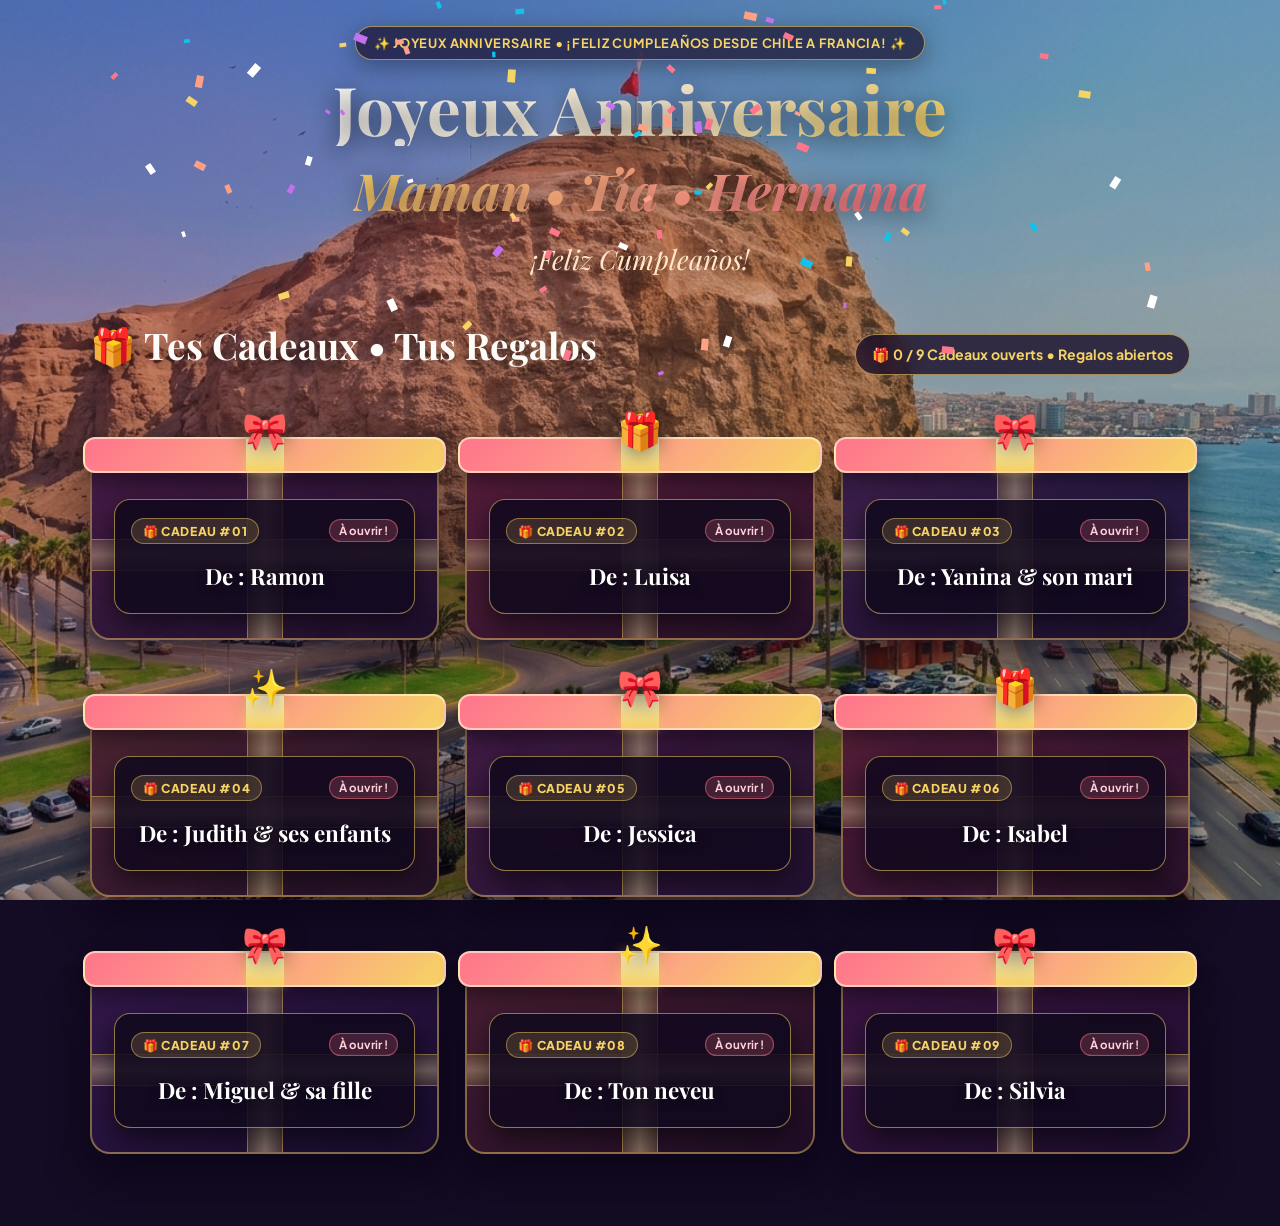
<file: index.html>
<!DOCTYPE html>
<html lang="fr">
<head>
  <meta charset="UTF-8" />
  <meta name="viewport" content="width=device-width, initial-scale=1.0, maximum-scale=5.0" />
  <title>Joyeux Anniversaire ! • ¡Feliz Cumpleaños! 🎂🎁</title>
  <meta name="description" content="Joyeux Anniversaire • ¡Feliz Cumpleaños!" />

  <!-- Google Fonts -->
  <link rel="preconnect" href="https://fonts.googleapis.com" />
  <link rel="preconnect" href="https://fonts.gstatic.com" crossorigin />
  <link
    href="https://fonts.googleapis.com/css2?family=Playfair+Display:ital,wght@0,600;0,700;1,400;1,600&family=Plus+Jakarta+Sans:wght@400;500;600;700&display=swap"
    rel="stylesheet"
  />

  <link rel="stylesheet" href="styles.css" />
</head>
<body data-page="home">
  <!-- Scenic Arica, Chile Background with Permanent Birthday Color Hue -->
  <div class="arica-bg-wrapper" aria-hidden="true">
    <div class="arica-bg-image"></div>
    <div class="arica-birthday-hue"></div>
    <div class="arica-vignette"></div>
  </div>

  <!-- Confetti Canvas -->
  <canvas id="confetti-canvas" aria-hidden="true"></canvas>

  <!-- COMPACT HERO SECTION (NO SPOILER INTRODUCTION) -->
  <header class="hero">
    <div class="container hero-inner">
      <div class="hero-badge" id="hero-badge">
        ✨ Joyeux Anniversaire • ¡Feliz Cumpleaños! ✨
      </div>

      <h1 class="hero-title">
        <span id="hero-title-fr">Joyeux Anniversaire</span>
        <span class="hero-recipient" id="hero-recipient">Maman • Tía • Hermana</span>
        <span class="hero-title-es" id="hero-title-es">¡Feliz Cumpleaños!</span>
      </h1>
    </div>
  </header>

  <!-- GIFTS SECTION (IMMEDIATELY VISIBLE) -->
  <main class="main-content container">
    <section id="gifts-section" class="gifts-section" aria-label="Cadeaux d'anniversaire à ouvrir">
      <div class="section-header">
        <h2 class="section-title">🎁 Tes Cadeaux • Tus Regalos</h2>
        <div class="gallery-subtitle-pill" id="gifts-progress-pill">
          🎁 0 / 9 Cadeaux ouverts
        </div>
      </div>

      <div class="gifts-grid" id="video-grid">
        <!-- Dynamically populated with simplified wrapped birthday presents from videos-data.js -->
      </div>
    </section>
  </main>

  <script src="videos-data.js"></script>
  <script src="app.js"></script>
</body>
</html>
</file>
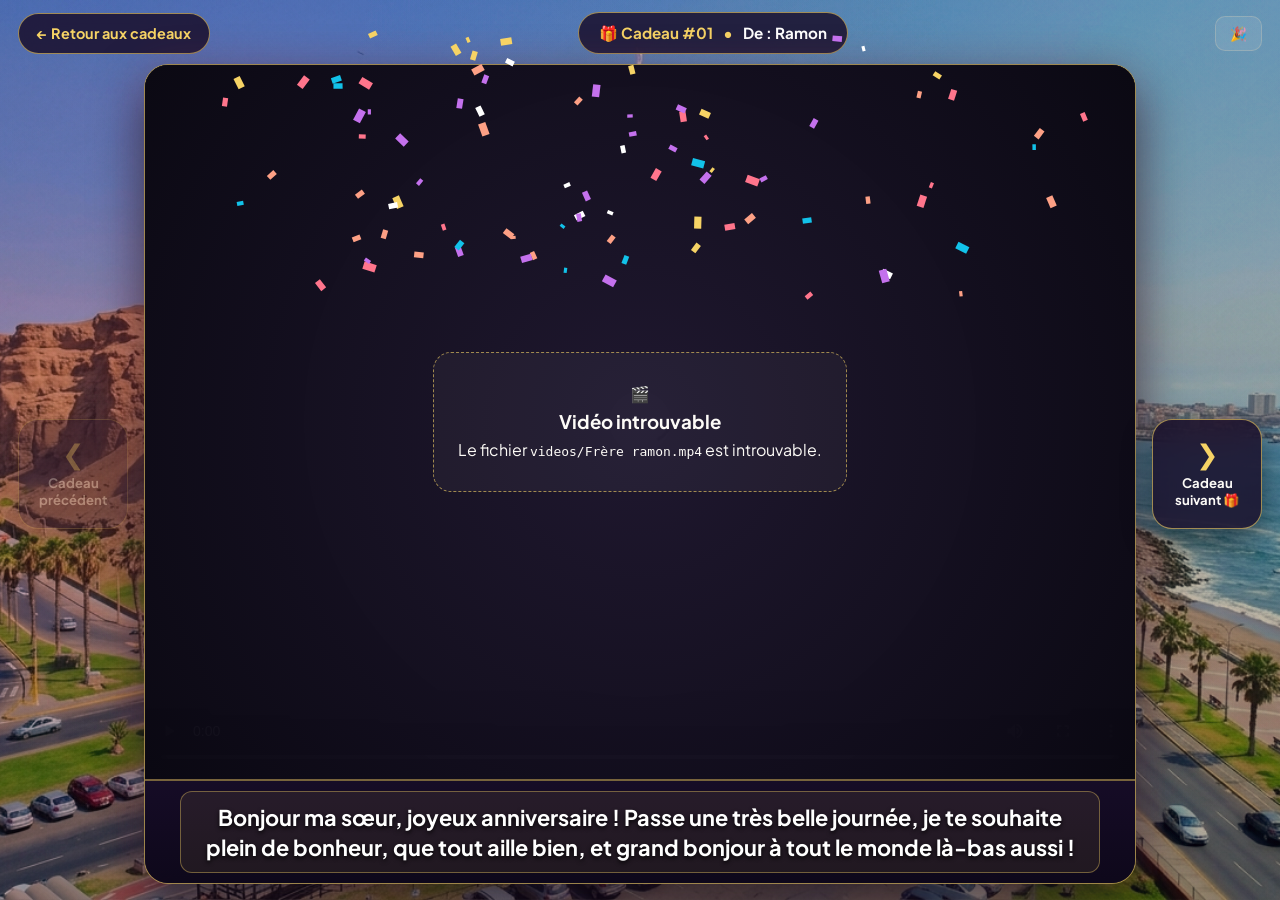
<file: gift.html>
<!DOCTYPE html>
<html lang="fr">
<head>
  <meta charset="UTF-8" />
  <meta name="viewport" content="width=device-width, initial-scale=1.0, maximum-scale=5.0" />
  <title>Ton Cadeau d'Anniversaire 🎁 • ¡Feliz Cumpleaños!</title>
  <meta name="description" content="Message vidéo d'anniversaire" />

  <!-- Google Fonts -->
  <link rel="preconnect" href="https://fonts.googleapis.com" />
  <link rel="preconnect" href="https://fonts.gstatic.com" crossorigin />
  <link
    href="https://fonts.googleapis.com/css2?family=Playfair+Display:ital,wght@0,600;0,700;1,400;1,600&family=Plus+Jakarta+Sans:wght@400;500;600;700&display=swap"
    rel="stylesheet"
  />

  <link rel="stylesheet" href="styles.css" />
</head>
<body data-page="gift" class="gift-viewport-lock">
  <!-- Scenic Arica, Chile Background with Permanent Birthday Color Hue -->
  <div class="arica-bg-wrapper" aria-hidden="true">
    <div class="arica-bg-image"></div>
    <div class="arica-birthday-hue"></div>
    <div class="arica-vignette"></div>
  </div>

  <!-- Confetti Canvas -->
  <canvas id="confetti-canvas" aria-hidden="true"></canvas>

  <!-- FULL-SCREEN SINGLE-VIEWPORT LAYOUT (NO SCROLLING NEEDED) -->
  <div class="gift-screen-layout">
    <!-- Compact Top Bar -->
    <header class="gift-top-bar">
      <a href="index.html#gifts-section" class="back-to-gifts-btn">
        <span>← Retour aux cadeaux</span>
      </a>

      <div class="gift-header-badge">
        <span id="video-counter">🎁 Cadeau #01</span>
        <span class="gift-header-sep">•</span>
        <span id="current-video-speaker">De : Frère Ramón</span>
      </div>

      <button type="button" class="toolbar-btn" id="celebrate-btn">
        🎉
      </button>
    </header>

    <!-- Main Stage with Left/Right Gift Navigation Buttons on the Sides of the Video -->
    <main class="gift-stage-row">
      <!-- Previous Gift Button (Left Side of Video) -->
      <button
        type="button"
        class="side-gift-nav side-prev"
        id="prev-video-btn"
        title="Cadeau précédent / Regalo anterior"
      >
        <span class="side-nav-arrow">❮</span>
        <span class="side-nav-label">Cadeau<br />précédent</span>
      </button>

      <!-- Center Video + Subtitle Zone Right Under (Outside) the Video -->
      <div class="player-wrapper" id="player-wrapper">
        <div class="video-stage" id="video-stage">
          <video
            id="main-video"
            class="main-video"
            controls
            autoplay
            playsinline
            webkit-playsinline
            preload="auto"
          >
            <track
              id="native-subtitle-track"
              kind="subtitles"
              srclang="fr"
              label="Français"
              default
            />
            Votre navigateur ne supporte pas la lecture de vidéos HTML5.
          </video>

          <!-- Helpful state shown only when the .mp4 file is not found -->
          <div id="missing-video-overlay" class="missing-video-overlay hidden">
            <div class="missing-video-card">
              <div class="missing-icon">🎬</div>
              <h3>Vidéo introuvable</h3>
              <p>
                Le fichier <code id="missing-video-path">videos/video1.mp4</code> est introuvable.
              </p>
            </div>
          </div>
        </div>

        <!-- Dedicated Live Subtitle Zone Right Under (Outside) the Video Frame -->
        <div
          id="custom-subtitle-overlay"
          class="external-subtitle-bar"
          aria-live="polite"
        >
          <div id="subtitle-box" class="subtitle-box">
            <div id="subtitle-line-fr" class="subtitle-line-fr"></div>
          </div>
        </div>
      </div>

      <!-- Next Gift Button (Right Side of Video) -->
      <button
        type="button"
        class="side-gift-nav side-next"
        id="next-video-btn"
        title="Cadeau suivant / Siguiente regalo"
      >
        <span class="side-nav-arrow">❯</span>
        <span class="side-nav-label">Cadeau<br />suivant 🎁</span>
      </button>
    </main>
  </div>

  <script src="videos-data.js"></script>
  <script src="app.js"></script>
</body>
</html>
</file>
<file: styles.css>
:root {
  --bg-deep: #140b24;
  --bg-card: rgba(24, 14, 38, 0.78);
  --bg-card-hover: rgba(36, 20, 56, 0.88);
  --border-subtle: rgba(255, 224, 178, 0.22);
  --border-gold: rgba(246, 211, 101, 0.6);
  --gold: #f6d365;
  --coral: #fda085;
  --rose: #ff758c;
  --text-main: #fdfbf7;
  --text-muted: #e6d8f2;
  --text-dim: #bba8ce;
  --font-serif: "Playfair Display", Georgia, serif;
  --font-sans: "Plus Jakarta Sans", -apple-system, BlinkMacSystemFont, sans-serif;
  --radius-lg: 24px;
  --radius-md: 18px;
  --radius-sm: 10px;
  --shadow-glow: 0 20px 50px rgba(10, 5, 20, 0.65), 0 0 40px rgba(255, 117, 140, 0.16);
}

*,
*::before,
*::after {
  box-sizing: border-box;
  margin: 0;
  padding: 0;
}

html {
  scroll-behavior: smooth;
  background-color: var(--bg-deep);
  color: var(--text-main);
  font-family: var(--font-sans);
}

body {
  min-height: 100vh;
  overflow-x: hidden;
  position: relative;
  line-height: 1.6;
  background-color: var(--bg-deep);
}

/* ==========================================================================
   ARICA, CHILE BACKGROUND WITH PERMANENT BIRTHDAY COLOR HUE
   ========================================================================== */
.arica-bg-wrapper {
  position: fixed;
  inset: 0;
  width: 100%;
  height: 100%;
  z-index: 0;
  pointer-events: none;
  overflow: hidden;
}

.arica-bg-image {
  position: absolute;
  inset: 0;
  background-image: url("arica-bg-wide.jpg");
  background-size: cover;
  background-position: center center;
  background-repeat: no-repeat;
  filter: saturate(1.15) contrast(1.04);
  z-index: 1;
}

/* Permanent Birthday Color Hue Layer over Arica, Chile */
.arica-birthday-hue {
  position: absolute;
  inset: 0;
  z-index: 2;
  background:
    linear-gradient(
      135deg,
      rgba(255, 117, 140, 0.36) 0%,
      rgba(253, 160, 133, 0.28) 50%,
      rgba(246, 211, 101, 0.32) 100%
    );
  mix-blend-mode: multiply;
}

/* Warm Festive Glow + Light Readability Vignette */
.arica-vignette {
  position: absolute;
  inset: 0;
  z-index: 3;
  background:
    radial-gradient(circle at 20% 15%, rgba(255, 117, 140, 0.18), transparent 55%),
    radial-gradient(circle at 80% 20%, rgba(246, 211, 101, 0.18), transparent 55%),
    linear-gradient(
      180deg,
      rgba(22, 11, 38, 0.15) 0%,
      rgba(20, 10, 36, 0.22) 55%,
      rgba(14, 7, 26, 0.32) 100%
    );
}

/* Confetti Canvas */
#confetti-canvas {
  position: fixed;
  inset: 0;
  width: 100%;
  height: 100%;
  pointer-events: none;
  z-index: 999;
}

.container {
  width: 100%;
  max-width: 1140px;
  margin: 0 auto;
  padding: 0 20px;
  position: relative;
  z-index: 2;
}

/* ==========================================================================
   HERO SECTION
   ========================================================================== */
.hero {
  padding: 26px 0 8px;
  text-align: center;
}

.hero-inner {
  display: flex;
  flex-direction: column;
  align-items: center;
}

.hero-badge {
  display: inline-flex;
  align-items: center;
  gap: 8px;
  padding: 6px 18px;
  border-radius: 999px;
  background: rgba(24, 12, 40, 0.68);
  backdrop-filter: blur(10px);
  -webkit-backdrop-filter: blur(10px);
  border: 1px solid var(--border-gold);
  color: var(--gold);
  font-size: 0.8rem;
  font-weight: 700;
  letter-spacing: 0.06em;
  text-transform: uppercase;
  margin-bottom: 12px;
  box-shadow: 0 6px 24px rgba(0, 0, 0, 0.35);
}

.hero-title {
  font-family: var(--font-serif);
  display: flex;
  flex-direction: column;
  align-items: center;
  gap: 2px;
  margin-bottom: 8px;
  text-shadow: 0 4px 24px rgba(0, 0, 0, 0.55);
}

#hero-title-fr {
  font-size: clamp(2.4rem, 5.8vw, 4.2rem);
  font-weight: 700;
  line-height: 1.1;
  background: linear-gradient(135deg, #ffffff 0%, #fff0d4 55%, var(--gold) 100%);
  -webkit-background-clip: text;
  -webkit-text-fill-color: transparent;
}

.hero-recipient {
  font-size: clamp(1.9rem, 4.5vw, 3.2rem);
  font-style: italic;
  background: linear-gradient(135deg, var(--gold) 0%, var(--coral) 50%, var(--rose) 100%);
  -webkit-background-clip: text;
  -webkit-text-fill-color: transparent;
  padding: 2px 0;
}

.hero-title-es {
  font-size: clamp(1.2rem, 2.5vw, 1.7rem);
  font-weight: 400;
  font-style: italic;
  color: #ffe7c7;
  margin-top: 2px;
}

/* Personal Letter Card */
.letter-card {
  max-width: 760px;
  width: 100%;
  background: rgba(22, 12, 36, 0.76);
  backdrop-filter: blur(16px);
  -webkit-backdrop-filter: blur(16px);
  border: 1px solid var(--border-gold);
  border-radius: var(--radius-lg);
  padding: 24px 32px;
  position: relative;
  box-shadow: var(--shadow-glow);
  margin-bottom: 24px;
  text-align: center;
}

.letter-quote-icon {
  font-family: var(--font-serif);
  font-size: 2.8rem;
  line-height: 1;
  color: var(--gold);
  opacity: 0.65;
  margin-bottom: 4px;
}

.letter-text-fr {
  font-size: clamp(1rem, 1.9vw, 1.12rem);
  color: var(--text-main);
  margin-bottom: 10px;
  font-weight: 500;
}

.letter-text-es {
  font-size: clamp(0.9rem, 1.7vw, 1rem);
  color: var(--text-muted);
  font-style: italic;
  margin-bottom: 16px;
}

.letter-signature {
  font-family: var(--font-serif);
  font-style: italic;
  font-size: 1.12rem;
  color: var(--gold);
  padding-top: 12px;
  border-top: 1px solid rgba(255, 255, 255, 0.14);
}

/* Buttons */
.hero-actions {
  display: flex;
  flex-wrap: wrap;
  gap: 14px;
  justify-content: center;
}

.btn {
  display: inline-flex;
  flex-direction: column;
  align-items: center;
  justify-content: center;
  padding: 13px 28px;
  border-radius: 999px;
  font-family: var(--font-sans);
  font-weight: 700;
  font-size: 0.98rem;
  text-decoration: none;
  cursor: pointer;
  transition: transform 0.2s ease, box-shadow 0.2s ease, background 0.2s ease;
  border: none;
  line-height: 1.25;
}

.btn-sub {
  font-size: 0.74rem;
  font-weight: 500;
  opacity: 0.85;
  margin-top: 2px;
}

.btn-primary {
  background: linear-gradient(135deg, var(--gold) 0%, var(--coral) 55%, var(--rose) 100%);
  color: #160f24;
  box-shadow: 0 10px 28px rgba(255, 117, 140, 0.4);
}

.btn-primary:hover {
  transform: translateY(-2px);
  box-shadow: 0 14px 34px rgba(255, 117, 140, 0.58);
}

.btn-secondary {
  background: rgba(24, 12, 40, 0.68);
  backdrop-filter: blur(10px);
  color: var(--text-main);
  border: 1px solid var(--border-gold);
}

.btn-secondary:hover {
  background: rgba(38, 20, 62, 0.85);
  transform: translateY(-2px);
}

.btn-sm {
  padding: 10px 20px;
  font-size: 0.9rem;
}

/* ==========================================================================
   WRAPPED BIRTHDAY PRESENTS / GIFTS SECTION (MAIN PAGE)
   ========================================================================== */
.gifts-section {
  padding: 18px 0 72px;
}

.section-header {
  display: flex;
  flex-wrap: wrap;
  align-items: flex-end;
  justify-content: space-between;
  gap: 12px;
  margin-bottom: 26px;
}

.section-eyebrow {
  display: block;
  font-size: 0.78rem;
  font-weight: 800;
  letter-spacing: 0.14em;
  text-transform: uppercase;
  color: var(--gold);
  margin-bottom: 4px;
  text-shadow: 0 2px 10px rgba(0, 0, 0, 0.5);
}

.section-title {
  font-family: var(--font-serif);
  font-size: clamp(1.6rem, 3.2vw, 2.3rem);
  color: var(--text-main);
  text-shadow: 0 4px 18px rgba(0, 0, 0, 0.55);
}

.video-counter-pill,
.gallery-subtitle-pill {
  padding: 8px 16px;
  border-radius: 999px;
  background: rgba(24, 12, 40, 0.78);
  backdrop-filter: blur(10px);
  border: 1px solid var(--border-gold);
  font-size: 0.88rem;
  font-weight: 700;
  color: var(--gold);
}

/* Grid of Wrapped Presents */
.gifts-grid {
  display: grid;
  grid-template-columns: repeat(auto-fill, minmax(300px, 1fr));
  gap: 32px 26px;
  padding-top: 14px;
}

/* Individual Present / Gift Box */
.gift-card {
  position: relative;
  border: none;
  background: transparent;
  cursor: pointer;
  text-align: center;
  color: var(--text-main);
  font-family: var(--font-sans);
  display: flex;
  flex-direction: column;
  align-items: center;
  padding-top: 22px;
  transition: transform 0.28s cubic-bezier(0.22, 1, 0.36, 1);
}

.gift-card:hover {
  animation: giftWobble 0.65s ease-in-out;
  transform: translateY(-6px);
}

@keyframes giftWobble {
  0%, 100% { transform: translateY(-6px) rotate(0deg); }
  25% { transform: translateY(-8px) rotate(-1.6deg); }
  50% { transform: translateY(-8px) rotate(1.6deg); }
  75% { transform: translateY(-7px) rotate(-0.8deg); }
}

/* Festive Bow on Top of the Present */
.gift-bow {
  position: absolute;
  top: -4px;
  left: 50%;
  transform: translateX(-50%);
  font-size: 2.3rem;
  line-height: 1;
  z-index: 6;
  filter: drop-shadow(0 4px 10px rgba(0, 0, 0, 0.5));
  transition: transform 0.35s ease;
}

/* Gift Box Lid */
.gift-lid {
  width: 104%;
  height: 36px;
  border-radius: 12px;
  background: linear-gradient(135deg, #ff758c 0%, #fda085 50%, #f6d365 100%);
  border: 2px solid rgba(255, 245, 214, 0.65);
  box-shadow: 0 8px 20px rgba(0, 0, 0, 0.45);
  position: relative;
  z-index: 4;
  display: flex;
  align-items: center;
  justify-content: center;
  transition: transform 0.4s cubic-bezier(0.22, 1, 0.36, 1), opacity 0.35s ease;
}

.gift-lid::after {
  content: "";
  width: 38px;
  height: 100%;
  background: linear-gradient(180deg, #fff3c4, #f6d365);
  box-shadow: 0 0 12px rgba(246, 211, 101, 0.6);
}

/* Gift Box Body */
.gift-box-body {
  width: 100%;
  flex: 1;
  background: linear-gradient(155deg, rgba(62, 22, 68, 0.92) 0%, rgba(30, 14, 48, 0.95) 100%);
  backdrop-filter: blur(14px);
  -webkit-backdrop-filter: blur(14px);
  border: 2px solid rgba(246, 211, 101, 0.45);
  border-top: none;
  border-radius: 0 0 20px 20px;
  padding: 26px 22px 24px;
  position: relative;
  overflow: hidden;
  box-shadow: 0 18px 40px rgba(8, 3, 18, 0.65);
  display: flex;
  flex-direction: column;
  align-items: center;
  z-index: 2;
}

/* Alternate Festive Wrapping Themes */
.gift-card:nth-child(4n + 2) .gift-box-body {
  background: linear-gradient(155deg, rgba(82, 24, 58, 0.92) 0%, rgba(36, 13, 42, 0.95) 100%);
}
.gift-card:nth-child(4n + 3) .gift-box-body {
  background: linear-gradient(155deg, rgba(54, 26, 78, 0.92) 0%, rgba(25, 13, 46, 0.95) 100%);
}
.gift-card:nth-child(4n + 4) .gift-box-body {
  background: linear-gradient(155deg, rgba(76, 32, 52, 0.92) 0%, rgba(32, 14, 40, 0.95) 100%);
}

/* Vertical & Horizontal Gold Ribbons on the Box */
.gift-ribbon-v {
  position: absolute;
  top: 0;
  bottom: 0;
  left: 50%;
  transform: translateX(-50%);
  width: 36px;
  background: linear-gradient(90deg, rgba(246, 211, 101, 0.22), rgba(255, 235, 168, 0.42), rgba(246, 211, 101, 0.22));
  border-left: 1px solid rgba(246, 211, 101, 0.45);
  border-right: 1px solid rgba(246, 211, 101, 0.45);
  pointer-events: none;
  z-index: 1;
}

.gift-ribbon-h {
  position: absolute;
  left: 0;
  right: 0;
  top: 50%;
  transform: translateY(-50%);
  height: 32px;
  background: linear-gradient(180deg, rgba(246, 211, 101, 0.18), rgba(255, 235, 168, 0.36), rgba(246, 211, 101, 0.18));
  border-top: 1px solid rgba(246, 211, 101, 0.4);
  border-bottom: 1px solid rgba(246, 211, 101, 0.4);
  pointer-events: none;
  z-index: 1;
}

/* Gift Tag Card Sitting Over the Ribbons */
.gift-tag {
  position: relative;
  z-index: 3;
  width: 100%;
  background: rgba(18, 10, 30, 0.88);
  border: 1px solid rgba(246, 211, 101, 0.55);
  border-radius: 16px;
  padding: 18px 16px;
  box-shadow: 0 10px 26px rgba(0, 0, 0, 0.55);
  display: flex;
  flex-direction: column;
  align-items: center;
  gap: 8px;
}

.gift-tag-top {
  display: flex;
  align-items: center;
  justify-content: space-between;
  width: 100%;
  gap: 8px;
}

.gift-number-badge {
  padding: 4px 11px;
  border-radius: 999px;
  background: rgba(246, 211, 101, 0.16);
  border: 1px solid rgba(246, 211, 101, 0.45);
  color: var(--gold);
  font-size: 0.76rem;
  font-weight: 800;
  letter-spacing: 0.05em;
  text-transform: uppercase;
}

.gift-opened-badge {
  padding: 3px 9px;
  border-radius: 999px;
  background: rgba(82, 229, 168, 0.16);
  border: 1px solid rgba(82, 229, 168, 0.45);
  color: #84f7c6;
  font-size: 0.72rem;
  font-weight: 700;
}

.gift-from {
  font-family: var(--font-serif);
  font-size: 1.4rem;
  font-weight: 700;
  color: #ffffff;
  line-height: 1.3;
  padding: 10px 0 4px;
  text-shadow: 0 2px 10px rgba(0, 0, 0, 0.5);
}

/* Unwrapping Animation when Clicked */
.gift-card.unwrapping .gift-lid {
  transform: translateY(-42px) rotate(-8deg) scale(1.06);
  opacity: 0;
}
.gift-card.unwrapping .gift-bow {
  transform: translate(-50%, -48px) scale(1.25);
  opacity: 0;
}

/* ==========================================================================
   DEDICATED GIFT VIDEO PAGE (gift.html) — FITS 100% IN SCREEN, NO SCROLLING
   ========================================================================== */
body.gift-viewport-lock {
  height: 100vh;
  height: 100dvh;
  overflow: hidden;
}

.gift-screen-layout {
  position: relative;
  z-index: 2;
  width: 100%;
  height: 100vh;
  height: 100dvh;
  max-width: 1360px;
  margin: 0 auto;
  padding: 12px 18px 16px;
  display: flex;
  flex-direction: column;
  justify-content: space-between;
  gap: 10px;
}

.gift-top-bar {
  display: flex;
  align-items: center;
  justify-content: space-between;
  gap: 12px;
  flex-shrink: 0;
}

.back-to-gifts-btn {
  display: inline-flex;
  align-items: center;
  padding: 8px 18px;
  border-radius: 999px;
  background: rgba(24, 12, 40, 0.82);
  backdrop-filter: blur(12px);
  border: 1px solid var(--border-gold);
  color: var(--gold);
  text-decoration: none;
  font-weight: 700;
  font-size: 0.9rem;
  transition: transform 0.2s ease, background 0.2s ease;
}

.back-to-gifts-btn:hover {
  transform: translateX(-3px);
  background: rgba(42, 22, 68, 0.92);
}

.gift-header-badge {
  display: inline-flex;
  align-items: center;
  gap: 10px;
  padding: 8px 20px;
  border-radius: 999px;
  background: rgba(24, 12, 40, 0.82);
  backdrop-filter: blur(12px);
  border: 1px solid var(--border-gold);
  color: #ffffff;
  font-weight: 700;
  font-size: 0.95rem;
}

.gift-header-sep {
  color: var(--gold);
}

#video-counter {
  color: var(--gold);
}

/* Main Stage Row: [Prev Gift]  [Video + Subtitle Bar]  [Next Gift] */
.gift-stage-row {
  flex: 1;
  min-height: 0;
  width: 100%;
  display: flex;
  align-items: center;
  justify-content: center;
  gap: 16px;
}

.side-gift-nav {
  flex-shrink: 0;
  width: 110px;
  padding: 20px 12px;
  border-radius: 20px;
  background: rgba(24, 12, 40, 0.82);
  backdrop-filter: blur(14px);
  -webkit-backdrop-filter: blur(14px);
  border: 1px solid var(--border-gold);
  color: var(--text-main);
  font-family: var(--font-sans);
  cursor: pointer;
  display: flex;
  flex-direction: column;
  align-items: center;
  justify-content: center;
  gap: 8px;
  box-shadow: 0 12px 30px rgba(0, 0, 0, 0.45);
  transition: transform 0.2s ease, background 0.2s ease, border-color 0.2s ease;
}

.side-gift-nav:hover:not(:disabled) {
  background: linear-gradient(135deg, rgba(255, 117, 140, 0.32), rgba(246, 211, 101, 0.28));
  transform: scale(1.05);
}

.side-gift-nav:disabled {
  opacity: 0.28;
  cursor: not-allowed;
}

.side-nav-arrow {
  font-size: 1.7rem;
  line-height: 1;
  color: var(--gold);
}

.side-nav-label {
  font-size: 0.82rem;
  font-weight: 700;
  line-height: 1.25;
  text-align: center;
}

.player-wrapper {
  flex: 1;
  max-width: 1020px;
  height: 100%;
  min-height: 0;
  display: flex;
  flex-direction: column;
  background: rgba(20, 11, 34, 0.88);
  backdrop-filter: blur(16px);
  -webkit-backdrop-filter: blur(16px);
  border: 1px solid var(--border-gold);
  border-radius: var(--radius-lg);
  overflow: hidden;
  box-shadow: var(--shadow-glow);
}

.video-stage {
  position: relative;
  width: 100%;
  flex: 1;
  min-height: 0;
  background: #050308;
  display: flex;
  align-items: center;
  justify-content: center;
  overflow: hidden;
}

.main-video {
  width: 100%;
  height: 100%;
  object-fit: contain;
  background: #050308;
  display: block;
}

/* ==========================================================================
   EXTERNAL SUBTITLE BAR (RIGHT UNDER & OUTSIDE THE VIDEO ZONE)
   ========================================================================== */
.external-subtitle-bar {
  flex-shrink: 0;
  width: 100%;
  min-height: 78px;
  background: linear-gradient(180deg, rgba(22, 12, 38, 0.98) 0%, rgba(14, 8, 26, 0.98) 100%);
  border-top: 2px solid rgba(246, 211, 101, 0.45);
  display: flex;
  align-items: center;
  justify-content: center;
  padding: 10px 20px;
  text-align: center;
}

.external-subtitle-bar.hidden {
  display: none;
}

.subtitle-box {
  width: 100%;
  max-width: 920px;
  background: rgba(246, 211, 101, 0.08);
  border: 1px solid rgba(246, 211, 101, 0.38);
  border-radius: 12px;
  padding: 10px 18px;
  text-align: center;
}

.subtitle-line-fr {
  color: #ffffff;
  font-weight: 700;
  font-size: clamp(1.05rem, 2.1vw, 1.36rem);
  line-height: 1.38;
  text-shadow: 0 2px 4px rgba(0, 0, 0, 0.9);
}

.subtitle-line-es {
  color: var(--gold);
  font-size: clamp(0.9rem, 1.8vw, 1.1rem);
  font-style: italic;
  margin-top: 5px;
  opacity: 0.95;
}

.subtitle-line-es.hidden {
  display: none;
}

/* Font size modifiers for custom subtitle bar */
.player-wrapper.sub-size-lg .subtitle-line-fr {
  font-size: clamp(1.24rem, 2.8vw, 1.68rem);
}
.player-wrapper.sub-size-lg .subtitle-line-es {
  font-size: clamp(0.98rem, 2.1vw, 1.25rem);
}

.player-wrapper.sub-size-xl .subtitle-line-fr {
  font-size: clamp(1.4rem, 3.3vw, 1.92rem);
}
.player-wrapper.sub-size-xl .subtitle-line-es {
  font-size: clamp(1.08rem, 2.4vw, 1.4rem);
}

/* Missing Video Helpful Overlay */
.missing-video-overlay {
  position: absolute;
  inset: 0;
  background: radial-gradient(circle at center, rgba(31, 23, 48, 0.94), rgba(10, 8, 18, 0.98));
  display: flex;
  align-items: center;
  justify-content: center;
  padding: 24px;
  z-index: 10;
  text-align: center;
}

.missing-video-overlay.hidden {
  display: none;
}

.missing-video-card {
  max-width: 520px;
  background: rgba(255, 255, 255, 0.04);
  border: 1px dashed var(--border-gold);
  border-radius: var(--radius-md);
  padding: 28px 24px;
}

/* ==========================================================================
   PLAYER TOOLBAR
   ========================================================================== */
.player-toolbar {
  display: flex;
  flex-wrap: wrap;
  align-items: center;
  justify-content: space-between;
  gap: 14px;
  padding: 14px 20px;
  background: rgba(15, 9, 26, 0.92);
  border-top: 1px solid var(--border-subtle);
  border-bottom: 1px solid var(--border-subtle);
}

.toolbar-group {
  display: flex;
  align-items: center;
  gap: 10px;
  flex-wrap: wrap;
}

.toolbar-label {
  font-size: 0.85rem;
  font-weight: 600;
  color: var(--text-muted);
}

.toolbar-btn {
  display: inline-flex;
  align-items: center;
  gap: 6px;
  background: rgba(255, 255, 255, 0.09);
  color: var(--text-main);
  border: 1px solid var(--border-subtle);
  padding: 8px 14px;
  border-radius: var(--radius-sm);
  font-family: var(--font-sans);
  font-size: 0.85rem;
  font-weight: 600;
  cursor: pointer;
  transition: background 0.18s ease, border-color 0.18s ease;
}

.toolbar-btn:hover:not(:disabled) {
  background: rgba(255, 255, 255, 0.16);
  border-color: var(--border-gold);
}

.toolbar-btn:disabled {
  opacity: 0.4;
  cursor: not-allowed;
}

.icon-btn {
  padding: 8px 11px;
  font-weight: 700;
}

/* Segmented Subtitle Selector */
.segmented-control {
  display: inline-flex;
  background: rgba(0, 0, 0, 0.45);
  padding: 3px;
  border-radius: var(--radius-sm);
  border: 1px solid var(--border-subtle);
}

.seg-btn {
  background: transparent;
  color: var(--text-muted);
  border: none;
  padding: 6px 12px;
  border-radius: 7px;
  font-family: var(--font-sans);
  font-size: 0.82rem;
  font-weight: 600;
  cursor: pointer;
  transition: all 0.18s ease;
}

.seg-btn.active {
  background: linear-gradient(135deg, var(--gold), var(--coral));
  color: #160f24;
  box-shadow: 0 2px 10px rgba(246, 211, 101, 0.25);
}

/* Autoplay Toggle Switch */
.toggle-label {
  display: inline-flex;
  align-items: center;
  gap: 8px;
  cursor: pointer;
  user-select: none;
}

.toggle-label input {
  display: none;
}

.toggle-slider {
  width: 38px;
  height: 22px;
  background: rgba(255, 255, 255, 0.15);
  border-radius: 999px;
  position: relative;
  transition: background 0.2s ease;
}

.toggle-slider::after {
  content: "";
  position: absolute;
  width: 16px;
  height: 16px;
  border-radius: 50%;
  background: #fff;
  top: 3px;
  left: 3px;
  transition: transform 0.2s ease;
}

.toggle-label input:checked + .toggle-slider {
  background: linear-gradient(135deg, var(--gold), var(--coral));
}

.toggle-label input:checked + .toggle-slider::after {
  transform: translateX(16px);
  background: #160f24;
}

.toggle-text {
  font-size: 0.83rem;
  color: var(--text-muted);
  font-weight: 500;
}

.meta-speaker-badge {
  padding: 5px 14px;
  border-radius: 999px;
  background: rgba(24, 12, 40, 0.78);
  border: 1px solid var(--border-gold);
  color: var(--gold);
  font-size: 0.84rem;
  font-weight: 700;
  white-space: nowrap;
}

.meta-description {
  font-size: 0.96rem;
  color: var(--text-muted);
}

/* Native Fullscreen Video Cue Styling */
video::cue {
  background: rgba(10, 8, 18, 0.85);
  color: #ffffff;
  font-family: var(--font-sans);
  font-weight: 600;
}

/* Interactive Transcript Panel below the Video */
.transcript-panel {
  border-top: 1px solid var(--border-subtle);
  background: rgba(12, 7, 22, 0.78);
  padding: 16px 22px 20px;
}

.transcript-header {
  font-size: 0.82rem;
  font-weight: 700;
  text-transform: uppercase;
  letter-spacing: 0.05em;
  color: var(--gold);
  margin-bottom: 12px;
}

.transcript-list {
  display: flex;
  flex-direction: column;
  gap: 8px;
  max-height: 220px;
  overflow-y: auto;
  padding-right: 6px;
}

.transcript-item {
  display: flex;
  align-items: flex-start;
  gap: 12px;
  padding: 10px 14px;
  border-radius: var(--radius-sm);
  background: rgba(255, 255, 255, 0.05);
  border: 1px solid transparent;
  cursor: pointer;
  text-align: left;
  color: var(--text-main);
  font-family: var(--font-sans);
  transition: background 0.18s ease, border-color 0.18s ease;
}

.transcript-item:hover {
  background: rgba(255, 255, 255, 0.1);
  border-color: var(--border-subtle);
}

.transcript-item.active {
  background: rgba(246, 211, 101, 0.16);
  border-color: var(--gold);
}

.transcript-time {
  font-size: 0.76rem;
  font-weight: 700;
  color: var(--gold);
  background: rgba(246, 211, 101, 0.14);
  padding: 2px 8px;
  border-radius: 6px;
  white-space: nowrap;
  margin-top: 2px;
}

.transcript-texts {
  display: flex;
  flex-direction: column;
  gap: 2px;
}

.transcript-fr {
  font-size: 0.95rem;
  font-weight: 600;
  color: #ffffff;
}

.transcript-es {
  font-size: 0.83rem;
  font-style: italic;
  color: var(--text-muted);
}

/* ==========================================================================
   FOOTER
   ========================================================================== */
.site-footer {
  padding: 32px 0 44px;
  text-align: center;
  border-top: 1px solid var(--border-subtle);
  background: rgba(12, 6, 22, 0.72);
  backdrop-filter: blur(10px);
  position: relative;
  z-index: 2;
}

.footer-wish {
  font-family: var(--font-serif);
  font-size: 1.25rem;
  color: var(--gold);
  margin-bottom: 4px;
}

.footer-sub {
  font-size: 0.88rem;
  color: var(--text-muted);
}

/* ==========================================================================
   MOBILE RESPONSIVENESS
   ========================================================================== */
@media (max-width: 768px) {
  .hero {
    padding: 20px 0 8px;
  }

  .gift-screen-layout {
    padding: 8px 8px 12px;
    gap: 8px;
  }

  .gift-stage-row {
    gap: 6px;
  }

  .side-gift-nav {
    width: 52px;
    padding: 14px 4px;
    border-radius: 14px;
  }

  .side-nav-label {
    font-size: 0.65rem;
  }

  .external-subtitle-bar {
    padding: 8px 10px;
    min-height: 72px;
  }
}
</file>
